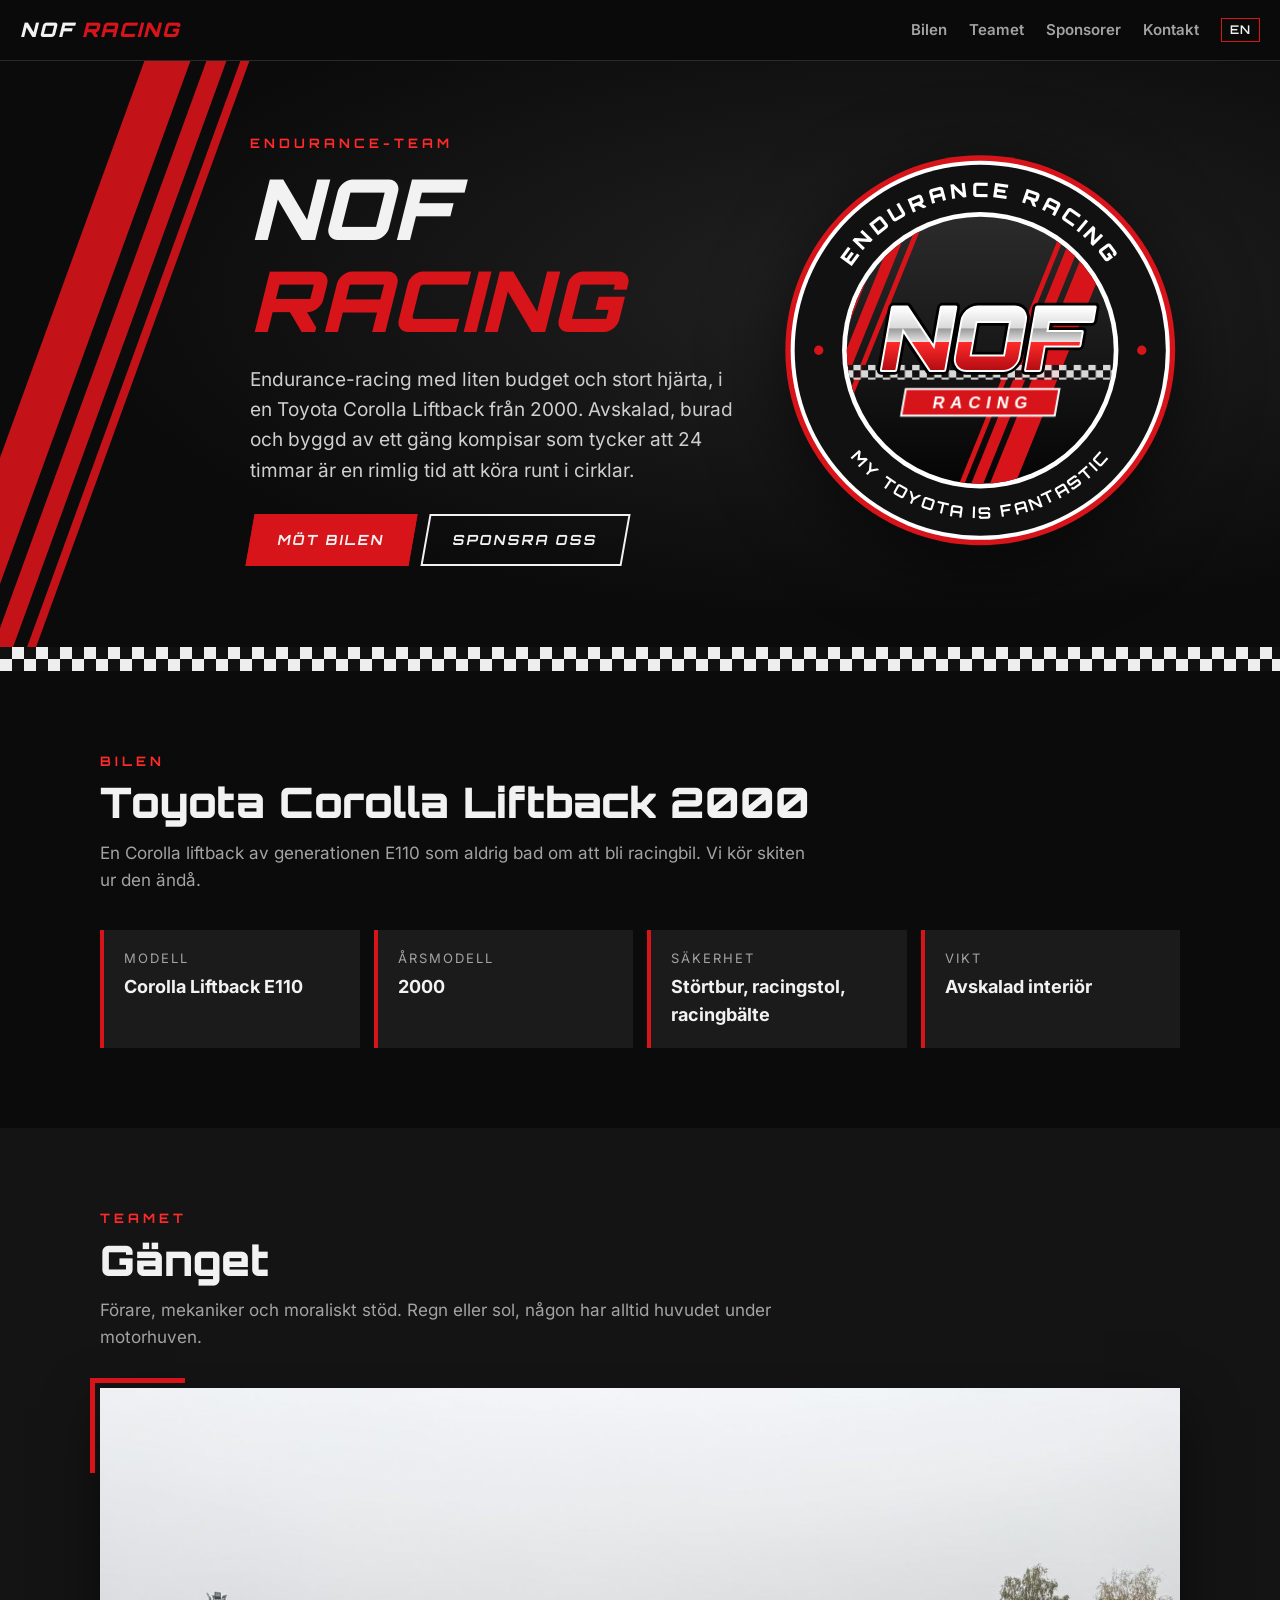
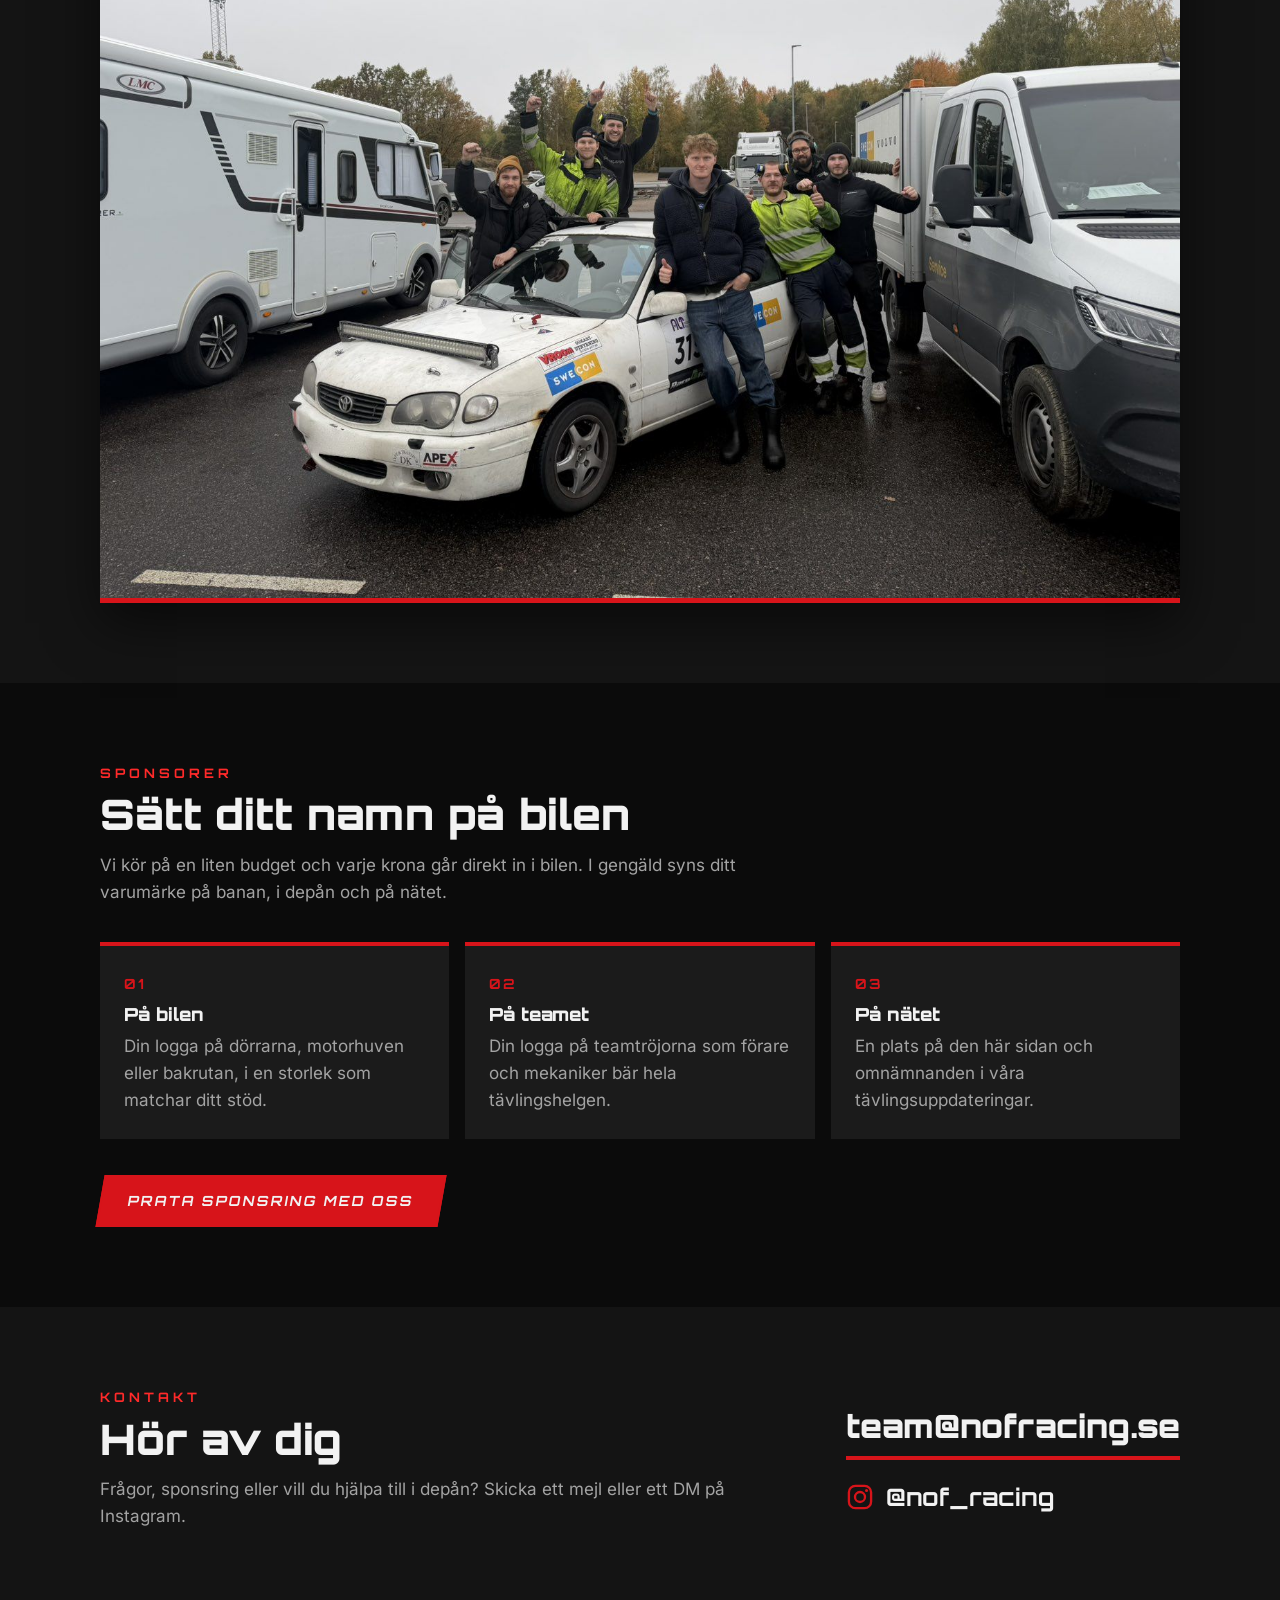
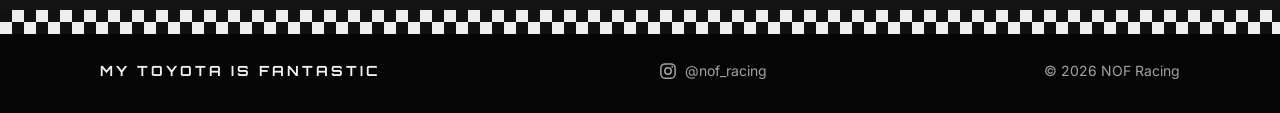
<file: index.html>
<!doctype html>
<html lang="sv">
<head>
  <meta charset="utf-8">
  <meta name="viewport" content="width=device-width, initial-scale=1">
  <title>NOF Racing</title>
  <meta name="description" content="NOF Racing: endurance-racing med liten budget och stort hjärta, i en Toyota Corolla Liftback från 2000.">
  <meta property="og:title" content="NOF Racing">
  <meta property="og:description" content="Endurance-racing med liten budget och stort hjärta, i en Toyota Corolla Liftback från 2000. My Toyota is fantastic.">
  <meta property="og:image" content="https://nofracing.se/assets/nof-roundel-1200.png">
  <meta property="og:url" content="https://nofracing.se/">
  <meta property="og:locale" content="sv_SE">
  <link rel="alternate" hreflang="sv" href="https://nofracing.se/">
  <link rel="alternate" hreflang="en" href="https://nofracing.se/en/">
  <link rel="alternate" hreflang="x-default" href="https://nofracing.se/">
  <meta name="theme-color" content="#0b0b0b">
  <link rel="icon" type="image/png" href="assets/favicon-64.png">
  <link rel="apple-touch-icon" href="assets/apple-touch-icon.png">
  <link rel="preload" href="fonts/orbitron-latin.woff2" as="font" type="font/woff2" crossorigin>
  <link rel="stylesheet" href="style.css">
</head>
<body>

  <header class="nav">
    <a class="brand" href="#top">NOF <span>RACING</span></a>
    <nav>
      <a href="#car">Bilen</a>
      <a href="#team">Teamet</a>
      <a href="#sponsors">Sponsorer</a>
      <a href="#contact">Kontakt</a>
      <a class="lang" href="en/" hreflang="en" lang="en" aria-label="In English">EN</a>
    </nav>
  </header>

  <main id="top">

    <!-- HERO -->
    <section class="hero">
      <div class="hero-stripes" aria-hidden="true"><i></i><i></i><i></i></div>
      <div class="wrap hero-grid">
        <div class="hero-text">
          <p class="kicker">Endurance-team</p>
          <h1>NOF <span>RACING</span></h1>
          <p class="lead">Endurance-racing med liten budget och stort hjärta, i en Toyota Corolla Liftback från 2000. Avskalad, burad och byggd av ett gäng kompisar som tycker att 24 timmar är en rimlig tid att köra runt i cirklar.</p>
          <div class="cta">
            <a class="btn primary" href="#car">Möt bilen</a>
            <a class="btn" href="#sponsors">Sponsra oss</a>
          </div>
        </div>

        <div class="hero-logo">
          <svg viewBox="0 0 600 600" role="img" aria-label="NOF Racing-logga">
            <defs>
              <linearGradient id="dk" x1="0" y1="0" x2="0" y2="1"><stop offset="0" stop-color="#2b2b2b"/><stop offset="1" stop-color="#050505"/></linearGradient>
              <pattern id="ck" width="22" height="22" patternUnits="userSpaceOnUse"><rect width="22" height="22" fill="#eee"/><rect width="11" height="11" fill="#111"/><rect x="11" y="11" width="11" height="11" fill="#111"/></pattern>
              <clipPath id="field"><circle cx="300" cy="300" r="200"/></clipPath>
              <path id="arcTop" d="M 70,300 A 230,230 0 0 1 530,300"/>
              <path id="arcBottom" d="M 48,300 A 252,252 0 0 0 552,300"/>
              <linearGradient id="chrome" gradientUnits="userSpaceOnUse" x1="0" y1="-93.86" x2="0" y2="-42.24"><stop offset="0" stop-color="#fff"/><stop offset=".6" stop-color="#d9d9d9"/><stop offset=".61" stop-color="#9a9a9a"/><stop offset="1" stop-color="#e6e6e6"/></linearGradient>
              <linearGradient id="red" gradientUnits="userSpaceOnUse" x1="0" y1="-42.24" x2="0" y2="0"><stop offset="0" stop-color="#ff2a2a"/><stop offset="1" stop-color="#b30c12"/></linearGradient>
              <clipPath id="upper"><rect x="-3000" y="-2000" width="6000" height="1957.76"/></clipPath>
              <clipPath id="lower"><rect x="-3000" y="-42.24" width="6000" height="2000"/></clipPath>
            </defs>
            <circle cx="300" cy="300" r="292" fill="#d7141a"/>
            <circle cx="300" cy="300" r="284" fill="#fff"/>
            <circle cx="300" cy="300" r="278" fill="#111"/>
            <circle cx="300" cy="300" r="207" fill="#fff"/>
            <circle cx="300" cy="300" r="200" fill="url(#dk)"/>
            <g clip-path="url(#field)">
              <g transform="translate(130,100) skewX(-22)" fill="#d7141a"><rect width="38" height="420"/><rect x="50" width="18" height="420"/><rect x="80" width="8" height="420"/></g>
              <g transform="translate(430,100) skewX(-22)" fill="#d7141a"><rect width="8" height="420"/><rect x="18" width="18" height="420"/><rect x="46" width="38" height="420"/></g>
              <rect x="80" y="322" width="440" height="22" fill="url(#ck)" opacity=".9"/>
            </g>
            <text font-family="Orbitron, sans-serif" font-weight="900" font-size="30" letter-spacing="6" fill="#fff"><textPath href="#arcTop" startOffset="50%" text-anchor="middle">ENDURANCE RACING</textPath></text>
            <text font-family="Orbitron, sans-serif" font-weight="700" font-size="24" letter-spacing="4" fill="#fff"><textPath href="#arcBottom" startOffset="50%" text-anchor="middle">MY TOYOTA IS FANTASTIC</textPath></text>
            <circle cx="58" cy="300" r="7" fill="#d7141a"/><circle cx="542" cy="300" r="7" fill="#d7141a"/>
            <g transform="translate(300,330) skewX(-10)" font-family="Orbitron, Impact, sans-serif" font-weight="900" font-size="130" text-anchor="middle">
              <text fill="#000" stroke="#000" stroke-width="14.3" stroke-linejoin="round">NOF</text>
              <text fill="#fff" stroke="#fff" stroke-width="5.85" stroke-linejoin="round">NOF</text>
              <text fill="url(#chrome)" clip-path="url(#upper)">NOF</text>
              <text fill="url(#red)" clip-path="url(#lower)">NOF</text>
            </g>
            <g transform="translate(300,378) skewX(-10)">
              <rect x="-115" y="-20" width="230" height="40" fill="#d7141a" stroke="#fff" stroke-width="3"/>
              <text x="4.4" y="8.93" font-family="'Arial Black', Arial, sans-serif" font-weight="900" font-size="24.8" letter-spacing="8.8" text-anchor="middle" fill="#fff">RACING</text>
            </g>
          </svg>
        </div>
      </div>
    </section>

    <div class="checker" aria-hidden="true"></div>

    <!-- THE CAR -->
    <section id="car" class="section">
      <div class="wrap">
        <p class="kicker">Bilen</p>
        <h2>Toyota Corolla Liftback 2000</h2>
        <p class="intro">En Corolla liftback av generationen E110 som aldrig bad om att bli racingbil. Vi kör skiten ur den ändå.</p>

        <div class="specs">
          <div class="spec"><span>Modell</span><strong>Corolla Liftback E110</strong></div>
          <div class="spec"><span>Årsmodell</span><strong>2000</strong></div>
          <div class="spec"><span>Säkerhet</span><strong>Störtbur, racingstol, racingbälte</strong></div>
          <div class="spec"><span>Vikt</span><strong>Avskalad interiör</strong></div>
        </div>
      </div>
    </section>

    <!-- TEAM -->
    <section id="team" class="section alt">
      <div class="wrap">
        <p class="kicker">Teamet</p>
        <h2>Gänget</h2>
        <p class="intro">Förare, mekaniker och moraliskt stöd. Regn eller sol, någon har alltid huvudet under motorhuven.</p>
        <figure class="photo wide">
          <img src="assets/team-paddock.jpg" width="1560" height="1170" loading="lazy"
               alt="NOF Racing-teamet jublar runt den vita Corollan i depån">
        </figure>
      </div>
    </section>

    <!-- SPONSORS -->
    <section id="sponsors" class="section">
      <div class="wrap">
        <p class="kicker">Sponsorer</p>
        <h2>Sätt ditt namn på bilen</h2>
        <p class="intro">Vi kör på en liten budget och varje krona går direkt in i bilen. I gengäld syns ditt varumärke på banan, i depån och på nätet.</p>

        <div class="perks">
          <div class="perk"><b>01</b><h3>På bilen</h3><p>Din logga på dörrarna, motorhuven eller bakrutan, i en storlek som matchar ditt stöd.</p></div>
          <div class="perk"><b>02</b><h3>På teamet</h3><p>Din logga på teamtröjorna som förare och mekaniker bär hela tävlingshelgen.</p></div>
          <div class="perk"><b>03</b><h3>På nätet</h3><p>En plats på den här sidan och omnämnanden i våra tävlingsuppdateringar.</p></div>
        </div>

        <a class="btn primary" data-m="maet|es.gnicarfon" data-s="Sponsring av NOF Racing">Prata sponsring med oss</a>
      </div>
    </section>

    <!-- CONTACT -->
    <section id="contact" class="section alt">
      <div class="wrap contact">
        <div>
          <p class="kicker">Kontakt</p>
          <h2>Hör av dig</h2>
          <p class="intro">Frågor, sponsring eller vill du hjälpa till i depån? Skicka ett mejl eller ett DM på Instagram.</p>
        </div>
        <div class="contact-links">
          <a class="mail" data-m="maet|es.gnicarfon">team [at] nofracing.se</a>
          <a class="insta" href="https://www.instagram.com/nof_racing/" target="_blank" rel="noopener" aria-label="NOF Racing på Instagram"><svg class="ig" viewBox="0 0 24 24" aria-hidden="true" focusable="false"><rect x="2.5" y="2.5" width="19" height="19" rx="5.5" fill="none" stroke="currentColor" stroke-width="2"/><circle cx="12" cy="12" r="4.3" fill="none" stroke="currentColor" stroke-width="2"/><circle cx="17.6" cy="6.4" r="1.3" fill="currentColor"/></svg><span>@nof_racing</span></a>
        </div>
      </div>
    </section>

  </main>

  <footer class="footer">
    <div class="checker" aria-hidden="true"></div>
    <div class="wrap foot">
      <span class="tag">My Toyota is fantastic</span>
      <a class="foot-insta" href="https://www.instagram.com/nof_racing/" target="_blank" rel="noopener" aria-label="NOF Racing på Instagram"><svg class="ig" viewBox="0 0 24 24" aria-hidden="true" focusable="false"><rect x="2.5" y="2.5" width="19" height="19" rx="5.5" fill="none" stroke="currentColor" stroke-width="2"/><circle cx="12" cy="12" r="4.3" fill="none" stroke="currentColor" stroke-width="2"/><circle cx="17.6" cy="6.4" r="1.3" fill="currentColor"/></svg><span>@nof_racing</span></a>
      <span>&copy; <span id="year">2026</span> NOF Racing</span>
    </div>
  </footer>

  <script>
    document.getElementById("year").textContent = new Date().getFullYear();
    // Build email links at load time so address-harvesting bots don't find them in the HTML.
    document.querySelectorAll("[data-m]").forEach(function (a) {
      var p = a.getAttribute("data-m").split("|").map(function (x) { return x.split("").reverse().join(""); });
      var addr = p[0] + "@" + p[1];
      var s = a.getAttribute("data-s");
      a.href = "mailto:" + addr + (s ? "?subject=" + encodeURIComponent(s) : "");
      if (a.classList.contains("mail")) a.textContent = addr;
    });
  </script>
</body>
</html>
</file>
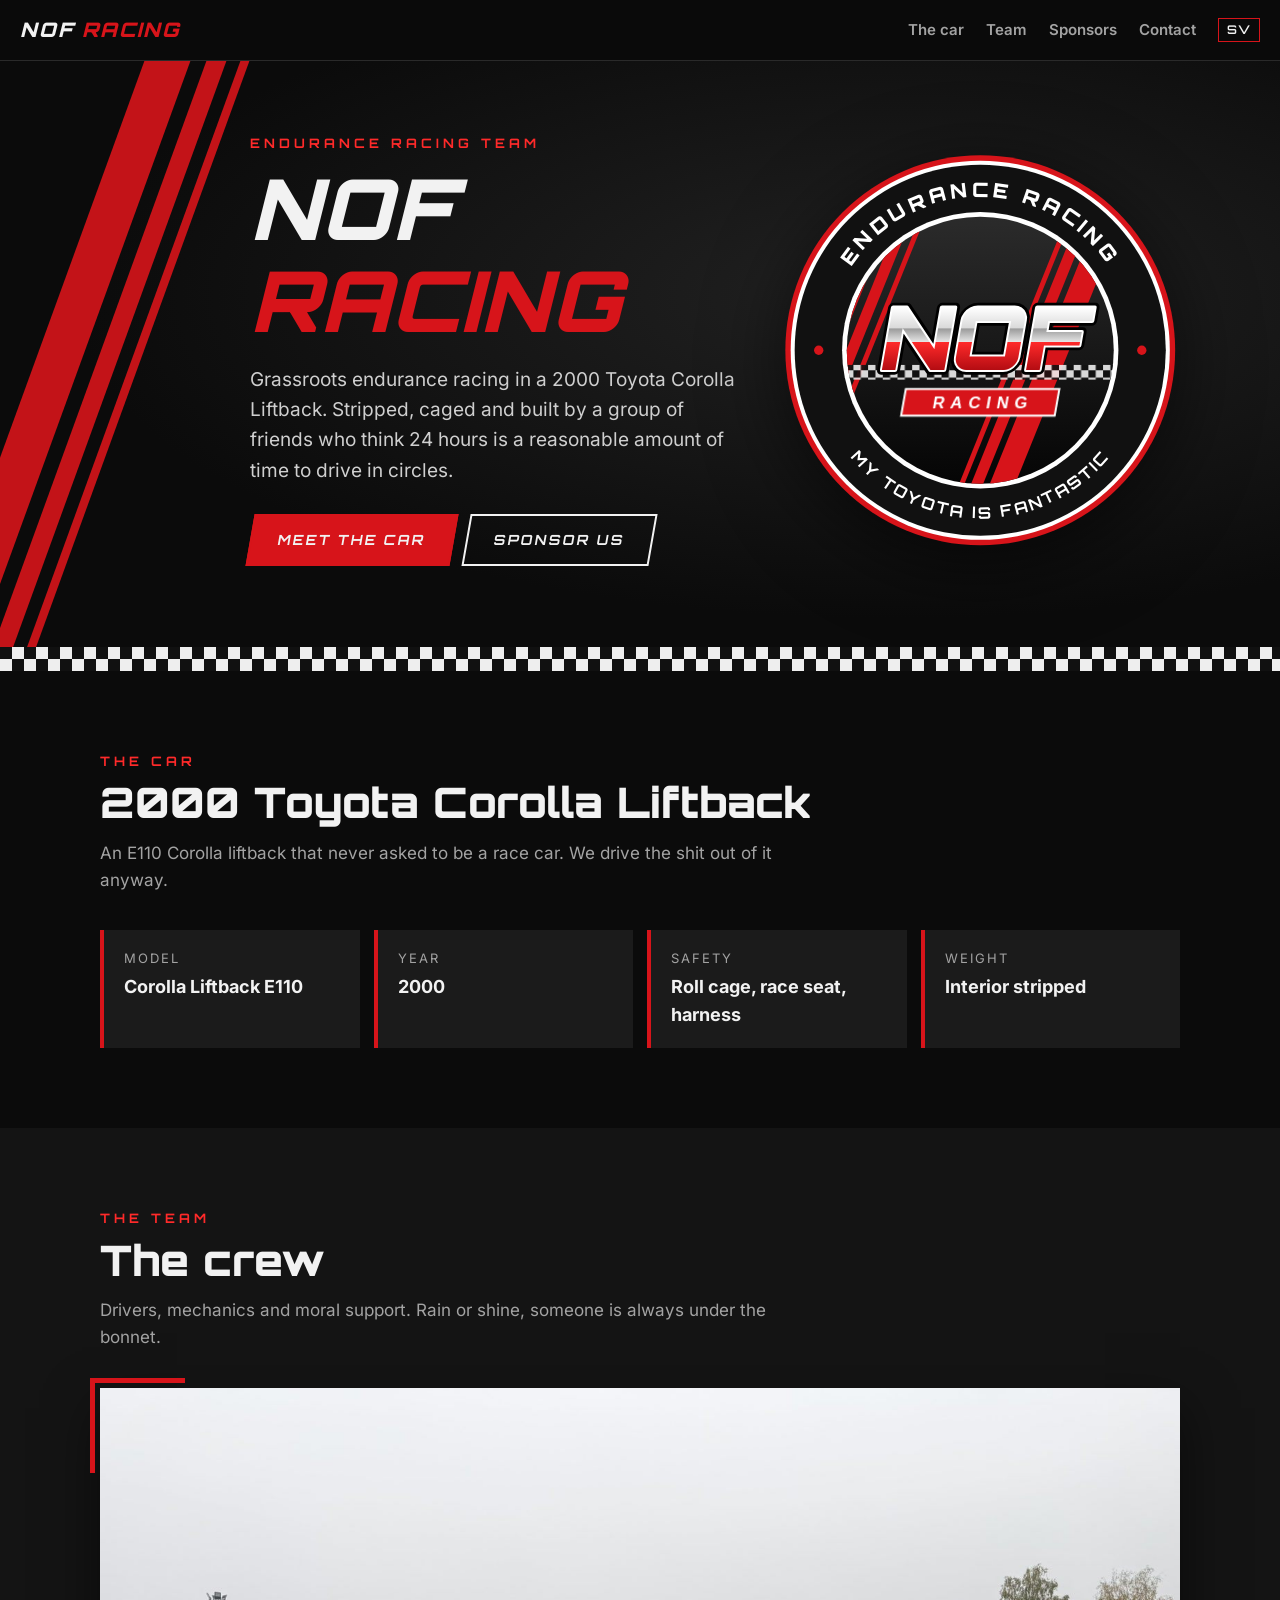
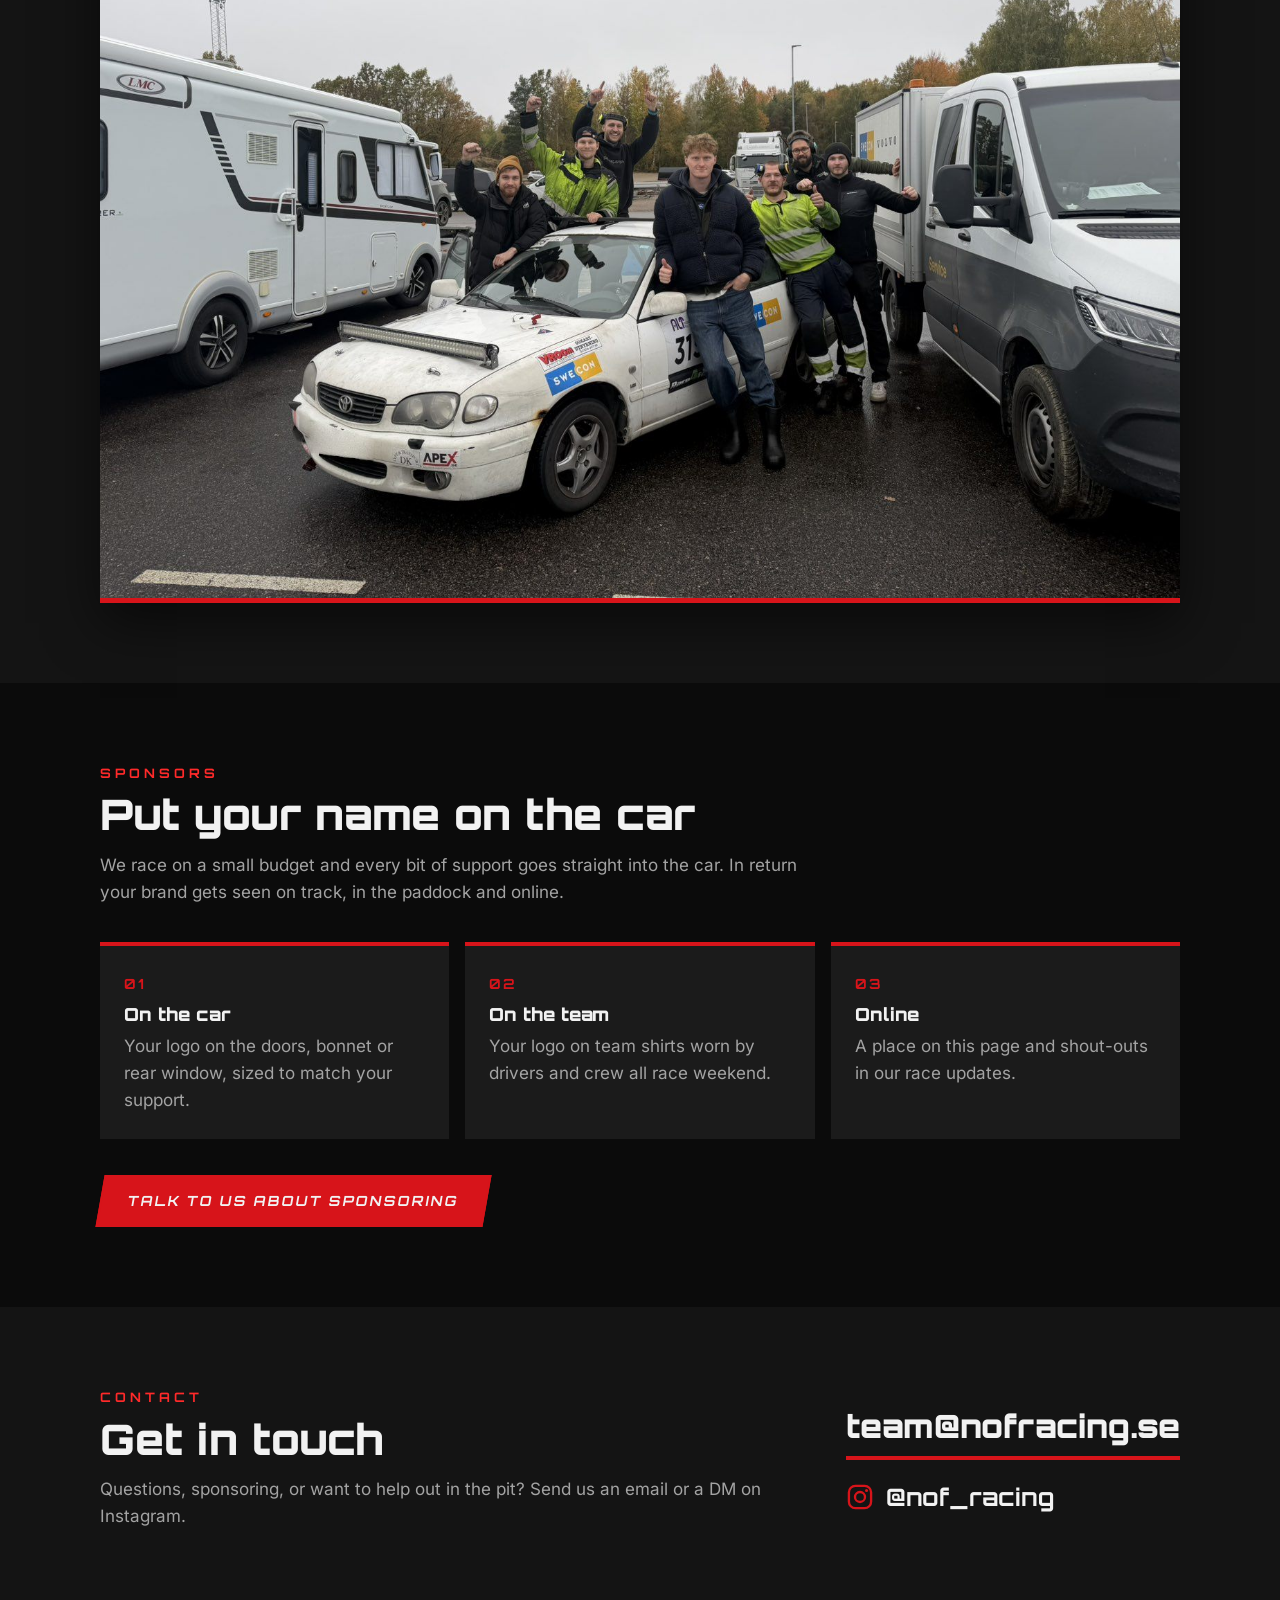
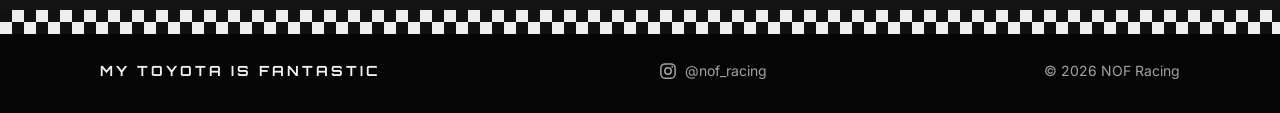
<file: en/index.html>
<!doctype html>
<html lang="en">
<head>
  <meta charset="utf-8">
  <meta name="viewport" content="width=device-width, initial-scale=1">
  <title>NOF Racing</title>
  <meta name="description" content="NOF Racing: grassroots endurance racing in a 2000 Toyota Corolla Liftback.">
  <meta property="og:title" content="NOF Racing">
  <meta property="og:description" content="Grassroots endurance racing in a 2000 Toyota Corolla Liftback. My Toyota is fantastic.">
  <meta property="og:image" content="https://nofracing.se/assets/nof-roundel-1200.png">
  <meta property="og:url" content="https://nofracing.se/en/">
  <link rel="alternate" hreflang="sv" href="https://nofracing.se/">
  <link rel="alternate" hreflang="en" href="https://nofracing.se/en/">
  <link rel="alternate" hreflang="x-default" href="https://nofracing.se/">
  <meta name="theme-color" content="#0b0b0b">
  <link rel="icon" type="image/png" href="../assets/favicon-64.png">
  <link rel="apple-touch-icon" href="../assets/apple-touch-icon.png">
  <link rel="preload" href="../fonts/orbitron-latin.woff2" as="font" type="font/woff2" crossorigin>
  <link rel="stylesheet" href="../style.css">
</head>
<body>

  <header class="nav">
    <a class="brand" href="#top">NOF <span>RACING</span></a>
    <nav>
      <a href="#car">The car</a>
      <a href="#team">Team</a>
      <a href="#sponsors">Sponsors</a>
      <a href="#contact">Contact</a>
      <a class="lang" href="../" hreflang="sv" lang="sv" aria-label="På svenska">SV</a>
    </nav>
  </header>

  <main id="top">

    <!-- HERO -->
    <section class="hero">
      <div class="hero-stripes" aria-hidden="true"><i></i><i></i><i></i></div>
      <div class="wrap hero-grid">
        <div class="hero-text">
          <p class="kicker">Endurance racing team</p>
          <h1>NOF <span>RACING</span></h1>
          <p class="lead">Grassroots endurance racing in a 2000 Toyota Corolla Liftback. Stripped, caged and built by a group of friends who think 24 hours is a reasonable amount of time to drive in circles.</p>
          <div class="cta">
            <a class="btn primary" href="#car">Meet the car</a>
            <a class="btn" href="#sponsors">Sponsor us</a>
          </div>
        </div>

        <div class="hero-logo">
          <svg viewBox="0 0 600 600" role="img" aria-label="NOF Racing logo">
            <defs>
              <linearGradient id="dk" x1="0" y1="0" x2="0" y2="1"><stop offset="0" stop-color="#2b2b2b"/><stop offset="1" stop-color="#050505"/></linearGradient>
              <pattern id="ck" width="22" height="22" patternUnits="userSpaceOnUse"><rect width="22" height="22" fill="#eee"/><rect width="11" height="11" fill="#111"/><rect x="11" y="11" width="11" height="11" fill="#111"/></pattern>
              <clipPath id="field"><circle cx="300" cy="300" r="200"/></clipPath>
              <path id="arcTop" d="M 70,300 A 230,230 0 0 1 530,300"/>
              <path id="arcBottom" d="M 48,300 A 252,252 0 0 0 552,300"/>
              <linearGradient id="chrome" gradientUnits="userSpaceOnUse" x1="0" y1="-93.86" x2="0" y2="-42.24"><stop offset="0" stop-color="#fff"/><stop offset=".6" stop-color="#d9d9d9"/><stop offset=".61" stop-color="#9a9a9a"/><stop offset="1" stop-color="#e6e6e6"/></linearGradient>
              <linearGradient id="red" gradientUnits="userSpaceOnUse" x1="0" y1="-42.24" x2="0" y2="0"><stop offset="0" stop-color="#ff2a2a"/><stop offset="1" stop-color="#b30c12"/></linearGradient>
              <clipPath id="upper"><rect x="-3000" y="-2000" width="6000" height="1957.76"/></clipPath>
              <clipPath id="lower"><rect x="-3000" y="-42.24" width="6000" height="2000"/></clipPath>
            </defs>
            <circle cx="300" cy="300" r="292" fill="#d7141a"/>
            <circle cx="300" cy="300" r="284" fill="#fff"/>
            <circle cx="300" cy="300" r="278" fill="#111"/>
            <circle cx="300" cy="300" r="207" fill="#fff"/>
            <circle cx="300" cy="300" r="200" fill="url(#dk)"/>
            <g clip-path="url(#field)">
              <g transform="translate(130,100) skewX(-22)" fill="#d7141a"><rect width="38" height="420"/><rect x="50" width="18" height="420"/><rect x="80" width="8" height="420"/></g>
              <g transform="translate(430,100) skewX(-22)" fill="#d7141a"><rect width="8" height="420"/><rect x="18" width="18" height="420"/><rect x="46" width="38" height="420"/></g>
              <rect x="80" y="322" width="440" height="22" fill="url(#ck)" opacity=".9"/>
            </g>
            <text font-family="Orbitron, sans-serif" font-weight="900" font-size="30" letter-spacing="6" fill="#fff"><textPath href="#arcTop" startOffset="50%" text-anchor="middle">ENDURANCE RACING</textPath></text>
            <text font-family="Orbitron, sans-serif" font-weight="700" font-size="24" letter-spacing="4" fill="#fff"><textPath href="#arcBottom" startOffset="50%" text-anchor="middle">MY TOYOTA IS FANTASTIC</textPath></text>
            <circle cx="58" cy="300" r="7" fill="#d7141a"/><circle cx="542" cy="300" r="7" fill="#d7141a"/>
            <g transform="translate(300,330) skewX(-10)" font-family="Orbitron, Impact, sans-serif" font-weight="900" font-size="130" text-anchor="middle">
              <text fill="#000" stroke="#000" stroke-width="14.3" stroke-linejoin="round">NOF</text>
              <text fill="#fff" stroke="#fff" stroke-width="5.85" stroke-linejoin="round">NOF</text>
              <text fill="url(#chrome)" clip-path="url(#upper)">NOF</text>
              <text fill="url(#red)" clip-path="url(#lower)">NOF</text>
            </g>
            <g transform="translate(300,378) skewX(-10)">
              <rect x="-115" y="-20" width="230" height="40" fill="#d7141a" stroke="#fff" stroke-width="3"/>
              <text x="4.4" y="8.93" font-family="'Arial Black', Arial, sans-serif" font-weight="900" font-size="24.8" letter-spacing="8.8" text-anchor="middle" fill="#fff">RACING</text>
            </g>
          </svg>
        </div>
      </div>
    </section>

    <div class="checker" aria-hidden="true"></div>

    <!-- THE CAR -->
    <section id="car" class="section">
      <div class="wrap">
        <p class="kicker">The car</p>
        <h2>2000 Toyota Corolla Liftback</h2>
        <p class="intro">An E110 Corolla liftback that never asked to be a race car. We drive the shit out of it anyway.</p>

        <div class="specs">
          <div class="spec"><span>Model</span><strong>Corolla Liftback E110</strong></div>
          <div class="spec"><span>Year</span><strong>2000</strong></div>
          <div class="spec"><span>Safety</span><strong>Roll cage, race seat, harness</strong></div>
          <div class="spec"><span>Weight</span><strong>Interior stripped</strong></div>
        </div>
      </div>
    </section>

    <!-- TEAM -->
    <section id="team" class="section alt">
      <div class="wrap">
        <p class="kicker">The team</p>
        <h2>The crew</h2>
        <p class="intro">Drivers, mechanics and moral support. Rain or shine, someone is always under the bonnet.</p>
        <figure class="photo wide">
          <img src="../assets/team-paddock.jpg" width="1560" height="1170" loading="lazy"
               alt="The NOF Racing team cheering around the white Corolla in the paddock">
        </figure>
      </div>
    </section>

    <!-- SPONSORS -->
    <section id="sponsors" class="section">
      <div class="wrap">
        <p class="kicker">Sponsors</p>
        <h2>Put your name on the car</h2>
        <p class="intro">We race on a small budget and every bit of support goes straight into the car. In return your brand gets seen on track, in the paddock and online.</p>

        <div class="perks">
          <div class="perk"><b>01</b><h3>On the car</h3><p>Your logo on the doors, bonnet or rear window, sized to match your support.</p></div>
          <div class="perk"><b>02</b><h3>On the team</h3><p>Your logo on team shirts worn by drivers and crew all race weekend.</p></div>
          <div class="perk"><b>03</b><h3>Online</h3><p>A place on this page and shout-outs in our race updates.</p></div>
        </div>

        <a class="btn primary" data-m="maet|es.gnicarfon" data-s="Sponsoring NOF Racing">Talk to us about sponsoring</a>
      </div>
    </section>

    <!-- CONTACT -->
    <section id="contact" class="section alt">
      <div class="wrap contact">
        <div>
          <p class="kicker">Contact</p>
          <h2>Get in touch</h2>
          <p class="intro">Questions, sponsoring, or want to help out in the pit? Send us an email or a DM on Instagram.</p>
        </div>
        <div class="contact-links">
          <a class="mail" data-m="maet|es.gnicarfon">team [at] nofracing.se</a>
          <a class="insta" href="https://www.instagram.com/nof_racing/" target="_blank" rel="noopener" aria-label="NOF Racing on Instagram"><svg class="ig" viewBox="0 0 24 24" aria-hidden="true" focusable="false"><rect x="2.5" y="2.5" width="19" height="19" rx="5.5" fill="none" stroke="currentColor" stroke-width="2"/><circle cx="12" cy="12" r="4.3" fill="none" stroke="currentColor" stroke-width="2"/><circle cx="17.6" cy="6.4" r="1.3" fill="currentColor"/></svg><span>@nof_racing</span></a>
        </div>
      </div>
    </section>

  </main>

  <footer class="footer">
    <div class="checker" aria-hidden="true"></div>
    <div class="wrap foot">
      <span class="tag">My Toyota is fantastic</span>
      <a class="foot-insta" href="https://www.instagram.com/nof_racing/" target="_blank" rel="noopener" aria-label="NOF Racing on Instagram"><svg class="ig" viewBox="0 0 24 24" aria-hidden="true" focusable="false"><rect x="2.5" y="2.5" width="19" height="19" rx="5.5" fill="none" stroke="currentColor" stroke-width="2"/><circle cx="12" cy="12" r="4.3" fill="none" stroke="currentColor" stroke-width="2"/><circle cx="17.6" cy="6.4" r="1.3" fill="currentColor"/></svg><span>@nof_racing</span></a>
      <span>&copy; <span id="year">2026</span> NOF Racing</span>
    </div>
  </footer>

  <script>
    document.getElementById("year").textContent = new Date().getFullYear();
    // Build email links at load time so address-harvesting bots don't find them in the HTML.
    document.querySelectorAll("[data-m]").forEach(function (a) {
      var p = a.getAttribute("data-m").split("|").map(function (x) { return x.split("").reverse().join(""); });
      var addr = p[0] + "@" + p[1];
      var s = a.getAttribute("data-s");
      a.href = "mailto:" + addr + (s ? "?subject=" + encodeURIComponent(s) : "");
      if (a.classList.contains("mail")) a.textContent = addr;
    });
  </script>
</body>
</html>
</file>
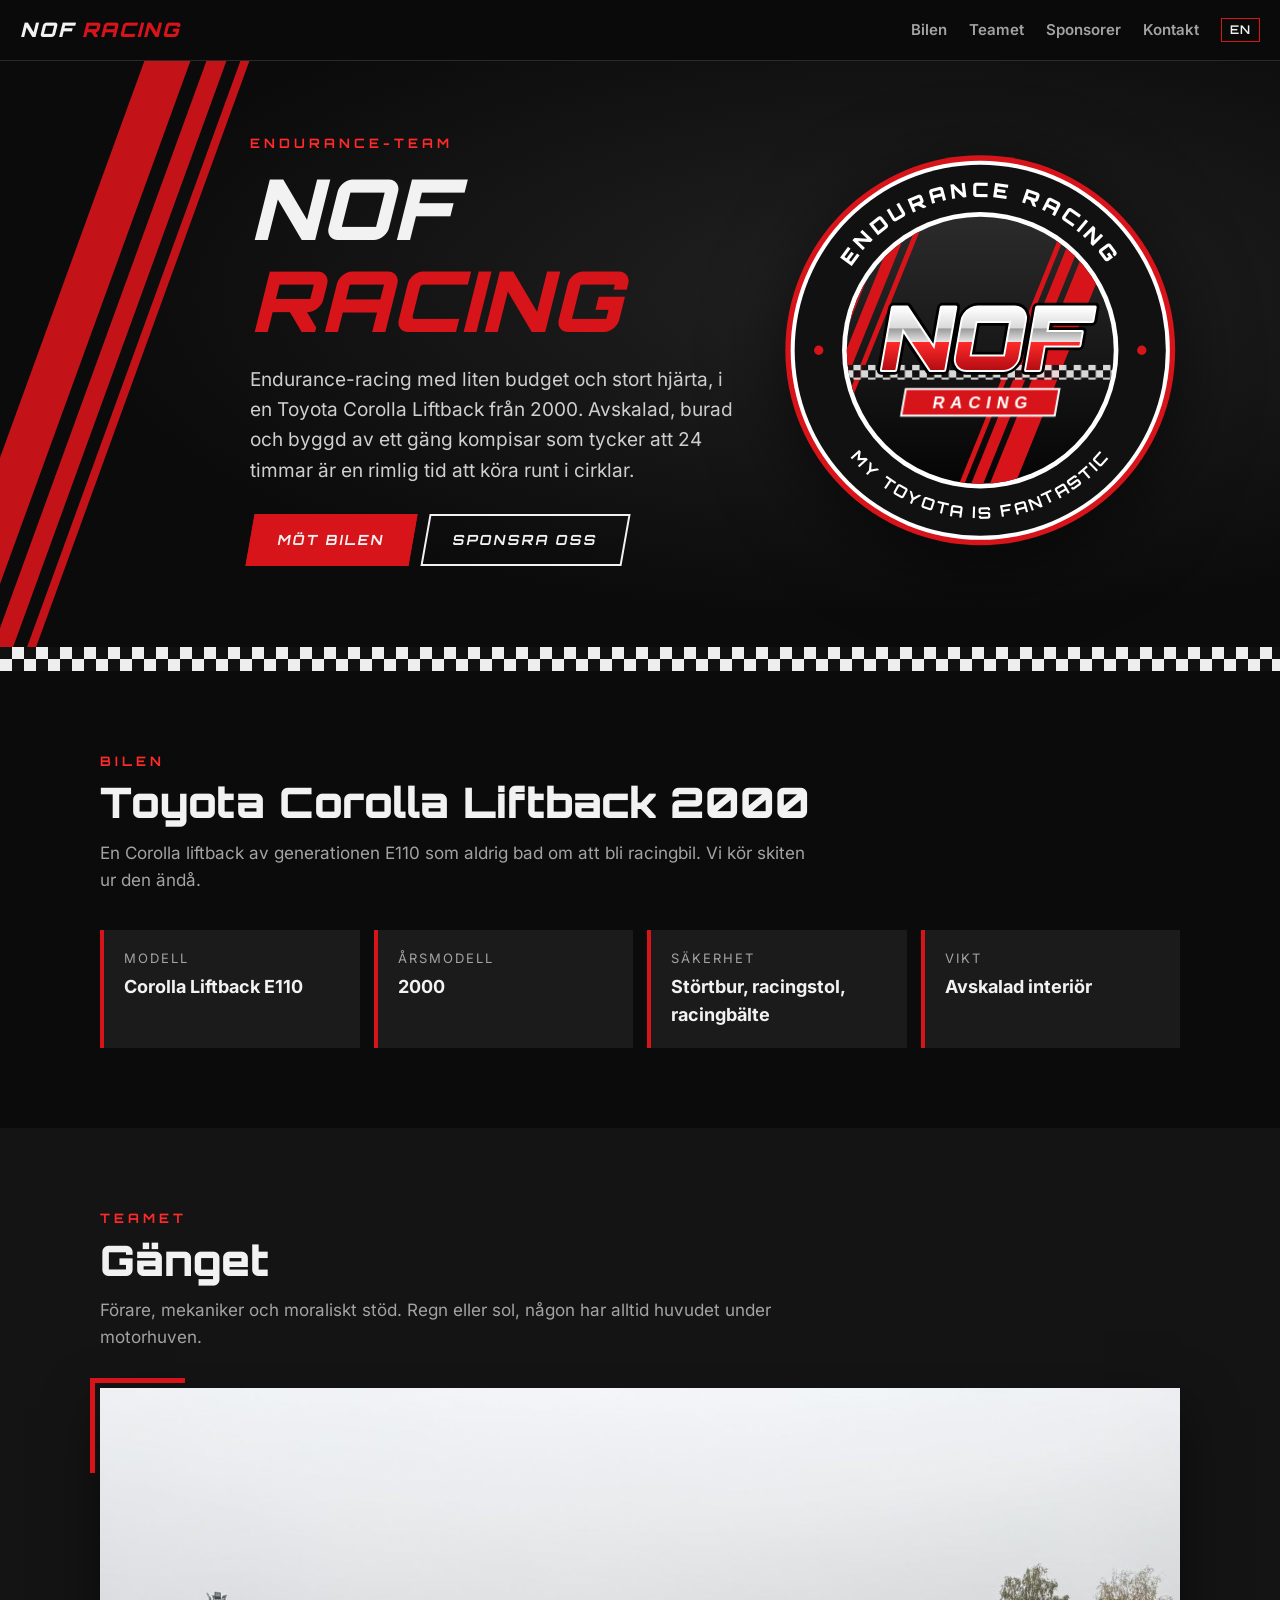
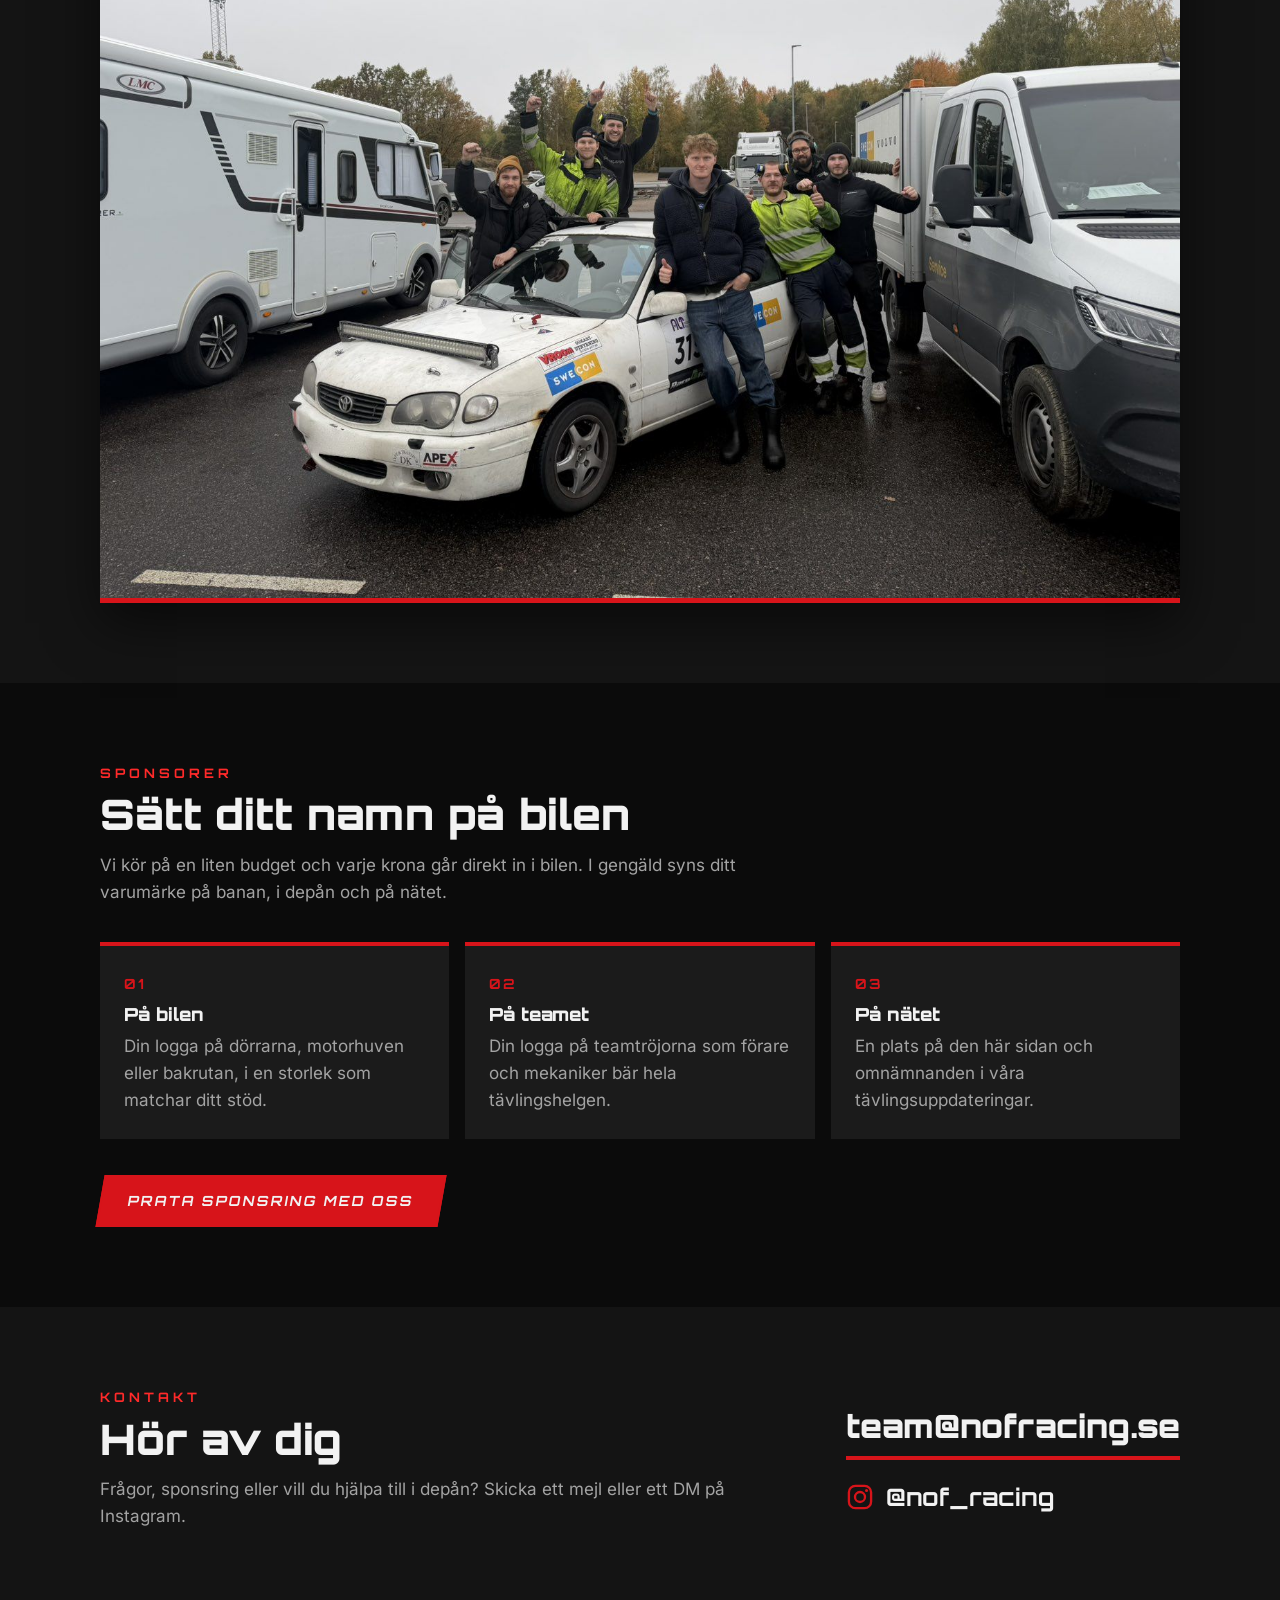
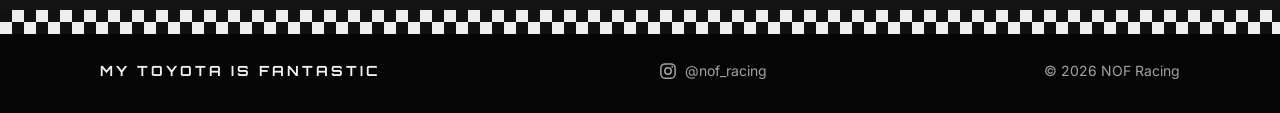
<file: sv/index.html>
<!doctype html>
<html lang="sv">
<head>
  <meta charset="utf-8">
  <title>NOF Racing</title>
  <link rel="canonical" href="https://nofracing.se/">
  <meta http-equiv="refresh" content="0; url=../">
  <meta name="robots" content="noindex">
</head>
<body>
  <p><a href="../">NOF Racing</a></p>
</body>
</html>
</file>
<file: style.css>
/* FONTS (self-hosted, SIL Open Font License, see fonts/OFL-*.txt) */
@font-face {
  font-family: "Orbitron"; font-style: normal; font-weight: 400 900; font-display: swap;
  src: url("fonts/orbitron-latin.woff2") format("woff2");
}
@font-face {
  font-family: "Inter"; font-style: normal; font-weight: 100 900; font-display: swap;
  src: url("fonts/inter-latin.woff2") format("woff2");
}

:root {
  --bg: #0b0b0b;
  --bg-alt: #141414;
  --card: #1b1b1b;
  --line: #2a2a2a;
  --ink: #f2f2f2;
  --muted: #a3a3a3;
  --red: #d7141a;
  --red-hot: #ff2a2a;
  --head: "Orbitron", Impact, "Arial Black", sans-serif;
  --body: "Inter", system-ui, "Segoe UI", Arial, sans-serif;
}

* { box-sizing: border-box; }
html { scroll-behavior: smooth; scroll-padding-top: 72px; }
body {
  margin: 0;
  background: var(--bg);
  color: var(--ink);
  font-family: var(--body);
  font-size: 17px;
  line-height: 1.6;
  -webkit-font-smoothing: antialiased;
}
a { color: inherit; }
.wrap { max-width: 1120px; margin: 0 auto; padding: 0 20px; }

/* NAV */
.nav {
  position: sticky; top: 0; z-index: 10;
  display: flex; align-items: center; justify-content: space-between; gap: 16px;
  padding: 14px 20px;
  background: rgba(11, 11, 11, .88);
  backdrop-filter: blur(8px);
  border-bottom: 1px solid var(--line);
}
.brand {
  font-family: var(--head); font-weight: 900; font-size: 20px; letter-spacing: 2px;
  text-decoration: none; font-style: italic;
}
.brand span { color: var(--red); }
.nav nav { display: flex; gap: 22px; }
.nav nav a {
  text-decoration: none; color: var(--muted); font-weight: 600; font-size: 15px;
  transition: color .15s;
}
.nav nav a:hover { color: var(--ink); }

/* HERO */
.hero {
  position: relative; overflow: hidden;
  padding: 72px 0 80px;
  background: radial-gradient(ellipse at 70% 40%, #222 0%, var(--bg) 65%);
}
.hero-stripes { position: absolute; inset: 0; pointer-events: none; }
.hero-stripes i {
  position: absolute; top: -10%; bottom: -10%;
  background: var(--red); transform: skewX(-20deg); opacity: .9;
}
.hero-stripes i:nth-child(1) { left: 3%;  width: 46px; }
.hero-stripes i:nth-child(2) { left: calc(3% + 62px); width: 20px; }
.hero-stripes i:nth-child(3) { left: calc(3% + 96px); width: 9px; }

.hero-grid {
  position: relative;
  display: grid; grid-template-columns: 1.1fr .9fr; gap: 40px; align-items: center;
  padding-left: 170px;
}
.kicker {
  margin: 0 0 8px;
  font-family: var(--head); font-weight: 700; font-size: 13px;
  letter-spacing: 4px; text-transform: uppercase; color: var(--red-hot);
}
h1, h2, h3 { font-family: var(--head); font-weight: 900; line-height: 1.1; margin: 0; }
h1 {
  font-size: clamp(44px, 7vw, 84px); font-style: italic; letter-spacing: 1px;
}
h1 span { color: var(--red); }
.lead { color: #cfcfcf; font-size: 19px; max-width: 34em; margin: 18px 0 28px; }
.hero-logo svg { width: 100%; max-width: 440px; height: auto; display: block; margin: 0 auto;
  filter: drop-shadow(0 18px 40px rgba(0,0,0,.6)); }

/* BUTTONS */
.cta { display: flex; flex-wrap: wrap; gap: 12px; }
.btn {
  display: inline-block; padding: 13px 26px;
  font-family: var(--head); font-weight: 700; font-size: 14px; letter-spacing: 2px; text-transform: uppercase;
  text-decoration: none; border: 2px solid var(--ink);
  transform: skewX(-10deg); transition: background .15s, border-color .15s, color .15s;
}
.btn.primary { background: var(--red); border-color: var(--red); }
.btn:hover { background: var(--ink); color: var(--bg); border-color: var(--ink); }

/* CHECKER DIVIDER */
.checker {
  height: 24px;
  background:
    conic-gradient(#eee 25%, #111 0 50%, #eee 0 75%, #111 0) 0 0 / 24px 24px;
}

/* SECTIONS */
.section { padding: 80px 0; }
.section.alt { background: var(--bg-alt); }
h2 { font-size: clamp(28px, 4vw, 42px); }
h3 { font-size: 18px; }
.intro { color: var(--muted); max-width: 42em; margin: 14px 0 36px; }

.specs {
  display: grid; grid-template-columns: repeat(4, 1fr); gap: 14px;
}

/* PHOTOS */
.photo { margin: 0; position: relative; }
.photo img {
  display: block; width: 100%; height: auto;
  border-bottom: 5px solid var(--red);
  box-shadow: 0 20px 50px rgba(0, 0, 0, .55);
}
.photo::before {
  content: ""; position: absolute; top: -10px; left: -10px; width: 90px; height: 90px;
  border-top: 5px solid var(--red); border-left: 5px solid var(--red);
  pointer-events: none;
}
.spec {
  background: var(--card); border-left: 4px solid var(--red);
  padding: 18px 20px;
}
.spec span { display: block; color: var(--muted); font-size: 13px; text-transform: uppercase; letter-spacing: 2px; }
.spec strong { display: block; font-size: 18px; margin-top: 4px; }


.perks { display: grid; grid-template-columns: repeat(3, 1fr); gap: 16px; margin-bottom: 36px; }
.perk { background: var(--card); padding: 24px; border-top: 4px solid var(--red); }
.perk b { font-family: var(--head); color: var(--red); font-size: 14px; letter-spacing: 2px; }
.perk h3 { margin: 8px 0 8px; }
.perk p { margin: 0; color: var(--muted); }

.contact { display: flex; align-items: center; justify-content: space-between; gap: 30px; flex-wrap: wrap; }
.contact .intro { margin-bottom: 0; }
.mail {
  font-family: var(--head); font-weight: 900; font-size: clamp(20px, 3.2vw, 32px);
  text-decoration: none; border-bottom: 4px solid var(--red); padding-bottom: 4px;
  overflow-wrap: anywhere;
}
.mail:hover { color: var(--red-hot); }

/* FOOTER */
.footer { background: #050505; }
.foot {
  display: flex; justify-content: space-between; gap: 16px; flex-wrap: wrap;
  padding-top: 26px; padding-bottom: 30px; color: var(--muted); font-size: 14px;
}
.tag { font-family: var(--head); font-weight: 700; letter-spacing: 3px; text-transform: uppercase; color: var(--ink); }

/* RESPONSIVE */
@media (max-width: 900px) {
  .hero-grid { grid-template-columns: 1fr; padding-left: 0; text-align: center; }
  .hero-logo { order: -1; }
  .hero-logo svg { max-width: 300px; }
  .lead { margin-left: auto; margin-right: auto; }
  .cta { justify-content: center; }
  .hero-stripes { opacity: .35; }
  .specs, .perks { grid-template-columns: 1fr 1fr; }
}
@media (max-width: 560px) {
  body { font-size: 16px; }
  .nav { padding: 12px 16px; }
  .nav nav { gap: 14px; }
  .nav nav a { font-size: 13px; }
  .brand { font-size: 16px; }
  .wrap { padding: 0 16px; }
  .hero { padding: 44px 0 56px; }
  .section { padding: 56px 0; }
  .specs, .perks { grid-template-columns: 1fr; }
  .photo::before { top: -6px; left: -6px; width: 56px; height: 56px; border-width: 4px; }
}
@media (prefers-reduced-motion: reduce) {
  html { scroll-behavior: auto; }
}

/* LANGUAGE SWITCH */
.nav nav a.lang {
  color: var(--ink); border: 1.5px solid var(--red); padding: 1px 8px;
  font-family: var(--head); font-size: 12px; letter-spacing: 1px;
}
.nav nav a.lang:hover { background: var(--red); }
@media (max-width: 560px) {
  .nav { flex-wrap: wrap; row-gap: 8px; }
  .nav nav { width: 100%; justify-content: space-between; gap: 8px; }
  html { scroll-padding-top: 100px; }
}

/* INSTAGRAM */
.contact-links { display: flex; flex-direction: column; align-items: flex-start; gap: 18px; }
.ig { width: 1em; height: 1em; flex: none; }
.insta {
  display: inline-flex; align-items: center; gap: 12px;
  font-family: var(--head); font-weight: 700; font-size: clamp(18px, 2.4vw, 24px);
  text-decoration: none; color: var(--ink);
}
.insta .ig { width: 28px; height: 28px; color: var(--red); }
.insta:hover, .foot-insta:hover { color: var(--red-hot); }
.foot-insta {
  display: inline-flex; align-items: center; gap: 8px;
  text-decoration: none; color: var(--muted);
}
.foot-insta .ig { width: 18px; height: 18px; }
</file>
